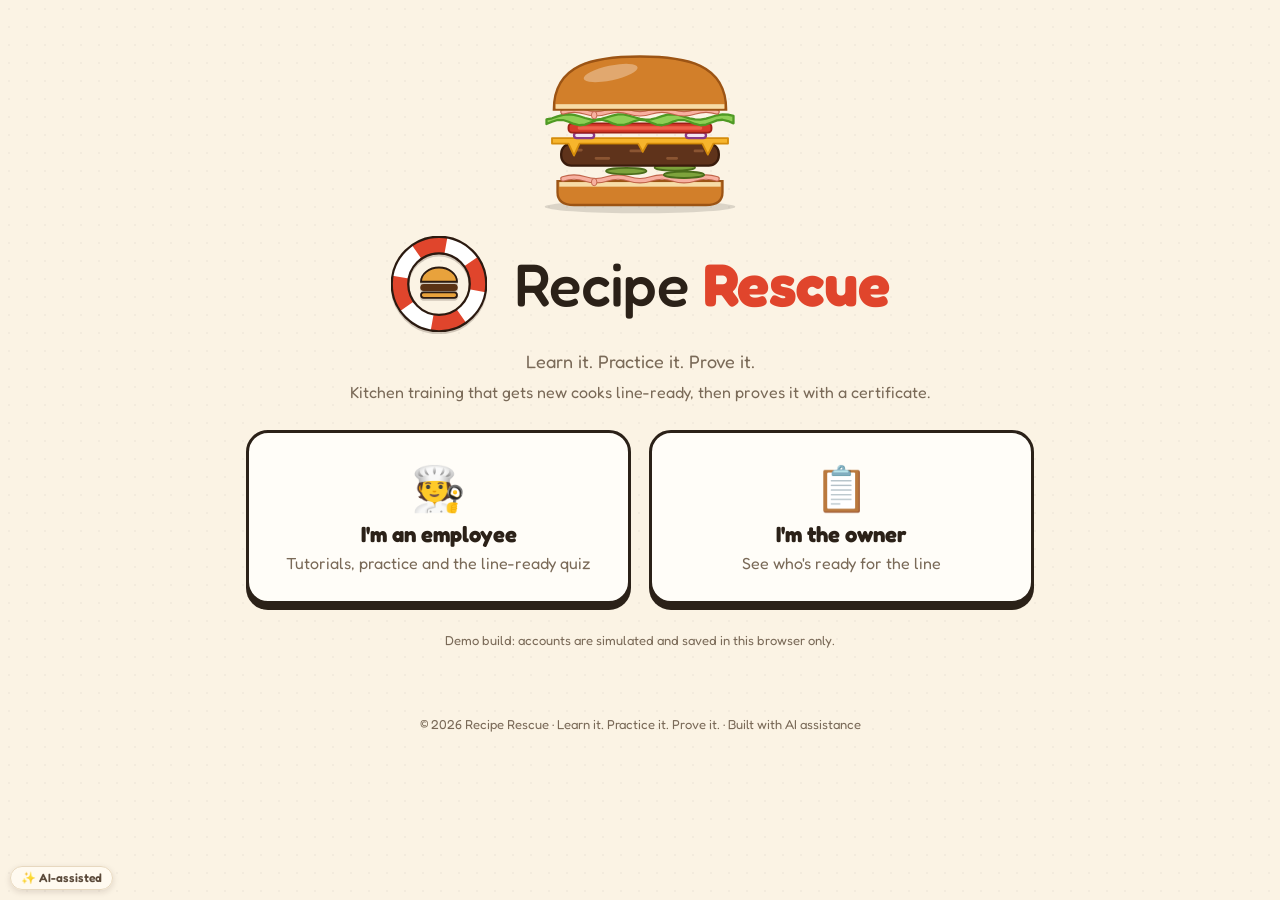
<file: index.html>
<!doctype html>
<html lang="en">
<head>
  <meta charset="utf-8">
  <meta name="viewport" content="width=device-width, initial-scale=1">
  <title>Recipe Rescue</title>
  <meta name="description" content="Recipe Rescue: kitchen training for burger and sandwich lines. Learn it, practice it, prove it.">
  <meta name="application-name" content="Recipe Rescue">
  <meta name="theme-color" content="#e0452c">
  <meta property="og:title" content="Recipe Rescue">
  <meta property="og:description" content="Kitchen training that gets new cooks line-ready: tutorial, training, quiz and certificate.">
  <link rel="icon" type="image/svg+xml" href="data:image/svg+xml,<svg xmlns='http://www.w3.org/2000/svg' viewBox='0 0 64 64'><circle cx='32' cy='32' r='26' fill='none' stroke='%23fff' stroke-width='11'/><circle cx='32' cy='32' r='26' fill='none' stroke='%23e0452c' stroke-width='11' stroke-dasharray='20.4 20.4' transform='rotate(-35 32 32)'/><path d='M19 30a13 10 0 0 1 26 0z' fill='%23e8a23c'/><rect x='19' y='32' width='26' height='5' rx='2.5' fill='%235a3214'/><rect x='19' y='38' width='26' height='4' rx='2' fill='%23e8a23c'/></svg>">
  <link rel="preconnect" href="https://fonts.googleapis.com">
  <link href="https://fonts.googleapis.com/css2?family=Fredoka:wght@400;500;600;700&family=Courier+Prime:wght@400;700&display=swap" rel="stylesheet">
  <link rel="stylesheet" href="css/style.css">
</head>
<body>
  <div id="app"></div>
  <!-- Disclaimer badge, on every screen -->
  <div class="ai-badge no-print" role="note"
       title="Recipe Rescue was built with AI assistance (Claude). Reading menu photos uses on-device AI text recognition (OCR). Recipes and training content were reviewed by the team.">
    ✨ AI-assisted
  </div>
  <!-- Recipe Rescue. Order matters: data -> art -> chef -> importer -> store -> app -->
  <script src="js/data.js"></script>
  <script src="js/art.js"></script>
  <script src="js/chef.js"></script>
  <script src="js/importer.js"></script>
  <script src="js/store.js"></script>
  <script src="js/app.js"></script>
</body>
</html>
</file>
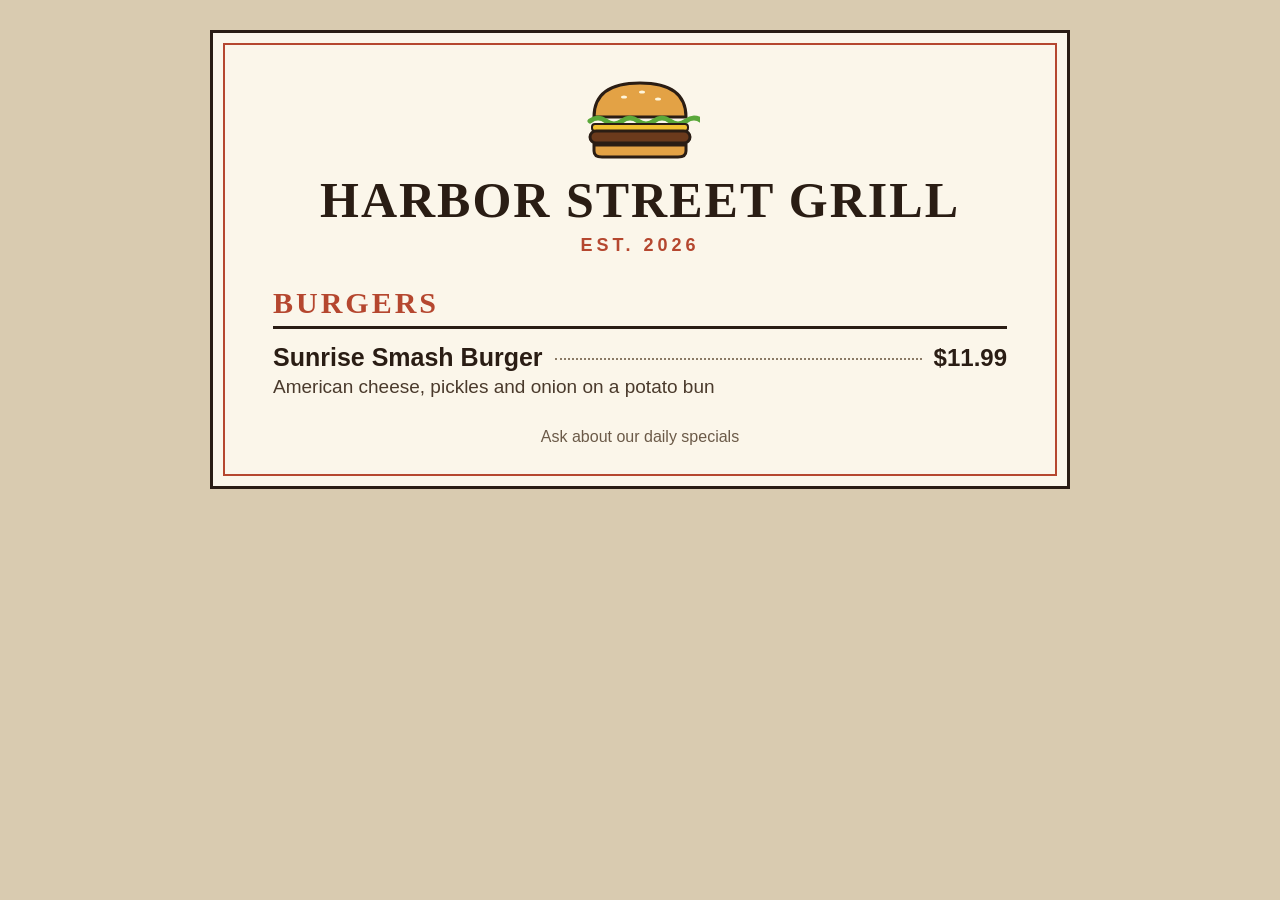
<file: test-assets/sample-menu.html>
<!doctype html>
<html lang="en">
<head>
<meta charset="utf-8">
<title>Sample Menu (test asset)</title>
<!-- Test asset for Recipe Rescue's menu import. Rendered to sample-menu.png.
     Fictional restaurant. Uses only ingredients in the app's ingredient bank,
     plus sides/drinks that the importer should skip. -->
<style>
  * { box-sizing: border-box; margin: 0; }
  body { background: #d9cbb0; padding: 30px; font-family: Arial, Helvetica, sans-serif; color: #2a1d14; }
  .menu {
    width: 860px; margin: 0 auto; background: #fbf6ea; padding: 44px 60px 40px;
    border: 3px solid #2a1d14; box-shadow: inset 0 0 0 10px #fbf6ea, inset 0 0 0 12px #b5472f;
  }
  header { text-align: center; margin-bottom: 26px; }
  header svg { width: 120px; height: 84px; }
  h1 { font-family: Georgia, 'Times New Roman', serif; font-size: 50px; letter-spacing: 2px; margin-top: 6px; }
  .sub { font-size: 18px; letter-spacing: 4px; color: #b5472f; margin-top: 6px; font-weight: bold; }
  h2 {
    font-family: Georgia, serif; font-size: 30px; letter-spacing: 3px; color: #b5472f;
    margin: 30px 0 14px; padding-bottom: 6px; border-bottom: 3px solid #2a1d14;
  }
  .item { margin: 0 0 18px; }
  .row { display: flex; align-items: baseline; gap: 12px; }
  .name { font-size: 25px; font-weight: bold; }
  .dots { flex: 1; border-bottom: 2px dotted #8a7a66; transform: translateY(-6px); }
  .price { font-size: 24px; font-weight: bold; }
  .desc { font-size: 19px; color: #4a3a2c; margin-top: 4px; }
  .small .name { font-size: 22px; }
  footer { text-align: center; margin-top: 30px; font-size: 16px; color: #6b5a48; }
</style>
</head>
<body>
<div class="menu" id="menu">
  <header>
    <svg viewBox="0 0 120 84" aria-hidden="true">
      <path d="M14 40 Q14 6 60 6 Q106 6 106 40 Z" fill="#e3a245" stroke="#2a1d14" stroke-width="3"/>
      <ellipse cx="44" cy="20" rx="3" ry="1.6" fill="#fff6dc"/><ellipse cx="62" cy="15" rx="3" ry="1.6" fill="#fff6dc"/><ellipse cx="78" cy="22" rx="3" ry="1.6" fill="#fff6dc"/>
      <path d="M10 44 q8 -6 16 0 t16 0 t16 0 t16 0 t16 0 t16 0 t16 0" fill="none" stroke="#5aa83a" stroke-width="5" stroke-linecap="round"/>
      <rect x="12" y="47" width="96" height="7" rx="3" fill="#f2c230" stroke="#2a1d14" stroke-width="2"/>
      <rect x="10" y="54" width="100" height="12" rx="6" fill="#6b3a1c" stroke="#2a1d14" stroke-width="3"/>
      <path d="M14 68 H106 V74 Q106 80 98 80 H22 Q14 80 14 74 Z" fill="#e3a245" stroke="#2a1d14" stroke-width="3"/>
    </svg>
    <h1>HARBOR STREET GRILL</h1>
    <p class="sub">EST. 2026</p>
  </header>

  <h2>BURGERS</h2>
  <div class="item"><div class="row"><span class="name">Sunrise Smash Burger</span><span class="dots"></span><span class="price">$11.99</span></div>
    <p class="desc">American cheese, pickles and onion on a potato bun</p></div>

  <footer>Ask about our daily specials</footer>
</div>
</body>
</html>
</file>
<file: css/style.css>
/* ============ Tokens ============ */
:root {
  --bg: #fbf3e4;
  --paper: #fffdf8;
  --ink: #2b2118;
  --muted: #7a6a58;
  --line: #e7d8bf;
  --red: #d9482b;
  --red-dark: #a8321b;
  --mustard: #f2b134;
  --green: #3f9a3a;
  --wood: #a96c35;
  --wood-dark: #6e4119;
  --wood-light: #d7a46c;
  --radius: 16px;
  --shadow: 0 3px 0 #0000001a, 0 8px 24px #5a3a1a14;
  font-family: 'Fredoka', 'Segoe UI', system-ui, sans-serif;
  color: var(--ink);
}
* { box-sizing: border-box; }
body {
  margin: 0;
  background: var(--bg);
  background-image: radial-gradient(#00000008 1px, transparent 1px);
  background-size: 18px 18px;
  min-height: 100vh;
}
h1, h2, h3, h4 { margin: 0; line-height: 1.15; }
h1 { font-size: clamp(26px, 4vw, 38px); font-weight: 700; }
h2 { font-size: 22px; font-weight: 600; }
h3 { font-size: 19px; font-weight: 600; }
p { margin: 0; }
button { font: inherit; color: inherit; }

/* ============ Common ============ */
.card { background: var(--paper); border: 2px solid var(--line); border-radius: var(--radius); box-shadow: var(--shadow); }
.wide { max-width: 1100px; margin: 0 auto; padding: 24px 16px 60px; display: grid; gap: 18px; }
.narrow { max-width: 480px; margin: 0 auto; padding: 24px 16px 60px; display: grid; gap: 16px; }
.row { display: flex; gap: 10px; flex-wrap: wrap; align-items: center; }
.center { justify-content: center; }
.muted { color: var(--muted); }
.small { font-size: 14px; font-weight: 400; }
.fine { color: var(--muted); font-size: 13px; text-align: center; }
.eyebrow { text-transform: uppercase; letter-spacing: .08em; font-size: 12px; font-weight: 600; color: var(--muted); }
.section-h { margin-top: 10px; }
.link { background: none; border: 0; color: var(--muted); cursor: pointer; padding: 0; justify-self: start; }

.btn {
  border: 2px solid var(--ink); background: var(--paper); border-radius: 12px;
  padding: 9px 16px; font-weight: 600; cursor: pointer;
  box-shadow: 0 3px 0 var(--ink); transition: transform .08s, box-shadow .08s;
  min-height: 44px;
}
.btn:hover:not(:disabled) { transform: translateY(-1px); box-shadow: 0 4px 0 var(--ink); }
.btn:active:not(:disabled) { transform: translateY(2px); box-shadow: 0 1px 0 var(--ink); }
.btn:disabled { opacity: .4; cursor: not-allowed; }
.btn.primary { background: var(--red); color: #fff; }
.btn.ghost { border-color: var(--line); box-shadow: none; background: transparent; }
.btn.big { padding: 13px 24px; font-size: 18px; }
.btn.small { padding: 5px 12px; font-size: 14px; min-height: 34px; }

.pill { display: inline-block; padding: 3px 12px; border-radius: 999px; font-size: 14px; font-weight: 600; background: #eee3cf; white-space: nowrap; }
.pill.ready { background: #d6f0cf; color: #24601e; }
.pill.warn { background: #ffe0d2; color: #a8321b; }
.pill.info { background: #dfeafc; color: #234b8a; }
.pill.muted { background: #eee8de; color: var(--muted); }
.pill.tutorial { background: #dfeafc; color: #234b8a; }
.pill.training { background: #fff0c9; color: #8a5b00; }
.pill.quiz { background: #ffe0d2; color: #a8321b; }

.chips { display: flex; flex-wrap: wrap; gap: 8px; }
.chip { border: 2px solid var(--line); background: var(--paper); border-radius: 999px; padding: 6px 14px; cursor: pointer; }
.chip:hover { border-color: var(--ink); }

.form { padding: 20px; display: grid; gap: 14px; }
.form label { display: grid; gap: 6px; font-weight: 600; }
.form input, .form select { font: inherit; padding: 10px 12px; border: 2px solid var(--line); border-radius: 10px; background: #fff; }
.form input:focus, .form select:focus { outline: 3px solid var(--mustard); border-color: var(--ink); }
.form.inline { display: flex; flex-wrap: wrap; align-items: end; gap: 16px; }
.form.inline input { width: 110px; }

/* ============ Home ============ */
.home { max-width: 820px; margin: 0 auto; padding: 40px 16px; display: grid; gap: 28px; text-align: center; }
.hero { display: grid; gap: 10px; justify-items: center; }
.hero-burger { width: 220px; animation: bob 3s ease-in-out infinite; }
.hero-burger svg { width: 100%; }
.tag { color: var(--muted); font-size: 18px; }
.role-cards { display: grid; grid-template-columns: repeat(auto-fit, minmax(240px, 1fr)); gap: 18px; }
.role-card {
  display: grid; gap: 6px; justify-items: center; padding: 28px 20px; cursor: pointer;
  background: var(--paper); border: 3px solid var(--ink); border-radius: 22px; box-shadow: 0 6px 0 var(--ink);
  transition: transform .1s, box-shadow .1s;
}
.role-card:hover { transform: translateY(-3px); box-shadow: 0 9px 0 var(--ink); }
.role-card b { font-size: 22px; }
.role-card span { color: var(--muted); }
.role-emoji { font-size: 44px; color: inherit !important; }
@keyframes bob { 50% { transform: translateY(-6px); } }

/* ============ Hub ============ */
.topbar { display: flex; justify-content: space-between; align-items: end; gap: 12px; flex-wrap: wrap; }
.progress { display: grid; grid-template-columns: repeat(4, 1fr); padding: 14px; text-align: center; }
.progress div { display: grid; }
.progress div + div { border-left: 2px dashed var(--line); }
.progress b { font-size: 26px; }
.progress span { color: var(--muted); font-size: 14px; }
.quiz-cta { display: flex; justify-content: space-between; align-items: center; gap: 16px; padding: 20px 22px; flex-wrap: wrap; background: #fff6e0; border-color: var(--mustard); }
.quiz-cta p { color: var(--muted); margin-top: 4px; }
.golden { background: #2b2b36; color: #f3eee5; border-radius: 12px; padding: 12px 16px; font-size: 15px; }
.golden b { color: #ff8a6b; }
.menu-grid { display: grid; grid-template-columns: repeat(auto-fill, minmax(250px, 1fr)); gap: 18px; }
.menu-card { display: grid; grid-template-rows: auto 1fr; overflow: hidden; }
.menu-art { background: linear-gradient(#fff3d9, #f6e2bd); padding: 14px 30px 6px; display: grid; place-items: end center; min-height: 170px; }
.menu-art svg { width: 100%; max-height: 190px; }
.menu-art.small { min-height: 0; padding: 8px; border-radius: 12px; }
.menu-body { padding: 14px 16px 16px; display: grid; gap: 8px; align-content: start; }
.menu-body p { color: var(--muted); font-size: 15px; }
.badges { display: flex; gap: 6px; }
.badge { font-size: 13px; padding: 2px 10px; border-radius: 999px; background: #f1e7d6; color: var(--muted); }
.badge.on { background: #d6f0cf; color: #24601e; }

/* ============ Kitchen ============ */
.kitchen {
  display: grid; gap: 14px; padding: 12px 16px 16px;
  grid-template-columns: minmax(260px, 320px) 1fr minmax(240px, 300px);
  grid-template-rows: auto 1fr;
  grid-template-areas: "top top top" "cab station panel";
  min-height: 100vh;
}
.k-top { grid-area: top; display: flex; justify-content: space-between; align-items: center; gap: 10px; }
.k-title { font-weight: 600; font-size: 20px; display: flex; gap: 10px; align-items: center; }
.timer { font-family: 'Courier Prime', monospace; font-size: 24px; font-weight: 700; background: var(--ink); color: #7dff8a; padding: 4px 14px; border-radius: 10px; }

/* Cabinet + drawers that open upward */
.cabinet {
  grid-area: cab; display: flex; flex-direction: column; justify-content: flex-end; gap: 8px;
  background: linear-gradient(90deg, var(--wood-dark), var(--wood) 8%, var(--wood) 92%, var(--wood-dark));
  border: 3px solid #4a2a0e; border-radius: 18px; padding: 10px;
  box-shadow: inset 0 0 0 3px #ffffff1a, var(--shadow);
  align-self: stretch;
}
.drawer { display: flex; flex-direction: column; border-radius: 12px; background: #4a2a0e; }
.drawer-body { display: grid; grid-template-rows: 0fr; transition: grid-template-rows .4s cubic-bezier(.3, 1.3, .5, 1); }
.drawer.open .drawer-body { grid-template-rows: 1fr; }
.drawer-clip { min-height: 0; overflow: hidden; }
.drawer-tray {
  display: grid; grid-template-columns: repeat(auto-fill, minmax(78px, 1fr)); gap: 8px;
  padding: 10px; margin: 6px 6px 0; border-radius: 10px 10px 0 0;
  background: #f6ead3; box-shadow: inset 0 4px 10px #0000002a;
}
.drawer-front {
  display: flex; align-items: center; gap: 10px; width: 100%; cursor: pointer;
  padding: 12px 14px; border-radius: 10px; min-height: 52px;
  background: linear-gradient(var(--wood-light), var(--wood));
  border: 2px solid #4a2a0e; border-left: 10px solid var(--dc);
  color: #2b1606; font-weight: 600; font-size: 16px; text-align: left;
  box-shadow: inset 0 2px 0 #ffffff55;
}
.drawer-front:hover { filter: brightness(1.07); }
.drawer-front .chev { margin-left: auto; font-size: 12px; opacity: .7; }
.knob { width: 14px; height: 14px; border-radius: 50%; background: radial-gradient(circle at 35% 35%, #fff6, #6b4a2a 60%); border: 2px solid #3a200a; flex: none; }
.drawer.open .drawer-front { border-radius: 0 0 10px 10px; }

.ing {
  display: grid; justify-items: center; gap: 4px; padding: 6px 4px 8px; cursor: pointer;
  background: #fff; border: 2px solid #e2d2b4; border-radius: 12px; min-height: 44px;
  font-size: 12.5px; font-weight: 500; line-height: 1.15; text-align: center;
  transition: transform .1s, border-color .1s;
}
.ing svg { width: 54px; height: 54px; }
.ing:hover:not(:disabled) { transform: translateY(-2px) scale(1.04); border-color: var(--ink); }
.ing:active:not(:disabled) { transform: scale(.95); }
.ing:disabled { opacity: .5; cursor: default; }

/* Station */
.station { grid-area: station; display: grid; gap: 12px; justify-items: center; align-content: start; min-width: 0; }
.board {
  width: min(100%, 460px); aspect-ratio: 1; position: relative;
  display: grid; place-items: center; padding: 28px;
  border-radius: 34px;
  background:
    repeating-linear-gradient(92deg, #0000 0 22px, #ffffff10 22px 24px, #0000 24px 41px, #00000010 41px 43px),
    linear-gradient(160deg, #e3b57b, #c88d4f);
  border: 4px solid #8a5426;
  box-shadow: inset 0 0 0 6px #f0c896, inset 0 0 30px #7a43183a, 0 10px 0 #6e4119, var(--shadow);
}
.board::after { content: ''; position: absolute; right: 22px; top: 50%; width: 14px; height: 50px; transform: translateY(-50%); border-radius: 8px; background: var(--bg); border: 3px solid #8a5426; }
.board.is-closed { background: radial-gradient(#fff8ea, #f3e1c0); border-color: var(--line); box-shadow: var(--shadow); }
.board.is-closed::after { display: none; }
.top-svg { width: 100%; height: 100%; filter: drop-shadow(0 6px 6px #4a2a0e55); overflow: visible; }
.side-view { width: 92%; }
.side-view svg { width: 100%; }
.board-empty { color: #6e4119; font-size: 20px; font-weight: 600; opacity: .7; }

.drop { animation: drop .38s cubic-bezier(.3, 1.4, .5, 1) both; transform-box: fill-box; transform-origin: center; }
@keyframes drop { from { transform: translateY(-40px) scale(1.25); opacity: 0; } to { transform: none; opacity: 1; } }
.flip-in { animation: flipIn .55s cubic-bezier(.3, 1.3, .5, 1) both; }
@keyframes flipIn { from { transform: perspective(600px) rotateX(75deg) scale(.8); opacity: 0; } to { transform: none; opacity: 1; } }

.stack { list-style: none; padding: 0; margin: 0; display: flex; flex-wrap: wrap; gap: 6px; justify-content: center; max-width: 520px; }
.stack li { background: var(--paper); border: 2px solid var(--line); border-radius: 999px; padding: 2px 10px 2px 3px; font-size: 13px; display: flex; gap: 6px; align-items: center; }
.stack li span { background: var(--ink); color: #fff; border-radius: 999px; min-width: 20px; height: 20px; display: grid; place-items: center; font-size: 11px; }
.actions { display: flex; gap: 10px; flex-wrap: wrap; justify-content: center; }

@keyframes pop { from { transform: scale(.9) translateY(6px); opacity: 0; } }
@keyframes shake { 20%, 60% { transform: translateX(-6px); } 40%, 80% { transform: translateX(6px); } }

/* Chef Marco: feedback mentor */
.chef { display: grid; justify-items: center; gap: 2px; margin-top: auto; }
.chef-bubble {
  position: relative; width: 100%; padding: 12px 16px 14px; font-size: 15.5px; line-height: 1.35;
  background: #fff; border: 3px solid var(--ink); border-radius: 22px; box-shadow: 0 4px 0 var(--ink);
}
.chef-bubble::after { /* tail pointing down at the chef */
  content: ''; position: absolute; bottom: -15px; left: 46%; width: 24px; height: 24px; background: inherit;
  border-right: 3px solid var(--ink); border-bottom: 3px solid var(--ink); transform: rotate(45deg) skew(12deg, 12deg);
}
.chef-text i { color: var(--muted); }
.mood-info .chef-bubble { background: #f2f6ff; }
.mood-good .chef-bubble { background: #ecf9e7; }
.mood-bad .chef-bubble { background: #fff2ec; }
.chef-figure { position: relative; width: 190px; margin-top: 10px; }
.chef-svg { width: 100%; display: block; overflow: visible; animation: chefIdle 3s ease-in-out infinite; transform-origin: 50% 100%; }
.chef-name {
  width: max-content; margin: 2px auto 0; white-space: nowrap;
  background: var(--ink); color: #fff; font-size: 12px; font-weight: 600; padding: 2px 10px; border-radius: 999px;
}
.chef-arm { transform-box: view-box; transform-origin: 138px 152px; }
.chef.fresh .chef-bubble { animation: pop .3s ease-out; }
.chef.fresh.mood-bad .chef-bubble { animation: pop .3s ease-out, shake .35s .3s; }
.chef.fresh.mood-good .chef-arm { animation: chefWave .9s ease-in-out; }
.chef.fresh.mood-bad .chef-arm { animation: chefWag .6s ease-in-out; }
.chef.fresh.mood-info .chef-arm { animation: chefPoint .6s ease-out; }
@keyframes chefIdle { 50% { transform: translateY(-3px) scaleY(1.01); } }
@keyframes chefWave { 25% { transform: rotate(-16deg); } 50% { transform: rotate(10deg); } 75% { transform: rotate(-10deg); } }
@keyframes chefWag { 20%, 60% { transform: rotate(-12deg); } 40%, 80% { transform: rotate(12deg); } }
@keyframes chefPoint { 40% { transform: rotate(-10deg) translateY(-4px); } }

/* Panel */
.panel { grid-area: panel; display: flex; flex-direction: column; gap: 14px; min-width: 0; }
.recipe-card { padding: 16px; display: grid; gap: 10px; align-content: start; }
.steps { margin: 0; padding-left: 22px; display: grid; gap: 4px; }
.steps li { padding: 3px 6px; border-radius: 8px; }
.steps li.done { color: var(--muted); text-decoration: line-through; }
.steps li.current { background: #fff0c9; font-weight: 600; text-decoration: none; }
.steps.compact { font-size: 14px; gap: 0; margin: 6px 0; }

/* Kitchen ticket */
.ticket {
  font-family: 'Courier Prime', 'Courier New', monospace; background: #fffef6; padding: 18px 16px 22px;
  box-shadow: var(--shadow); transform: rotate(-1.2deg); position: relative;
  border-top: 10px solid #d9d2bf;
  -webkit-mask: radial-gradient(circle at 8px 100%, #0000 7px, #000 7.5px) bottom / 16px 100% repeat-x;
          mask: radial-gradient(circle at 8px 100%, #0000 7px, #000 7.5px) bottom / 16px 100% repeat-x;
}
.ticket-h { font-size: 24px; font-weight: 700; text-align: center; }
.ticket-sub { text-align: center; font-size: 13px; color: #555; }
.ticket-rule { border-top: 2px dashed #999; margin: 12px 0; }
.t-item { padding: 8px 6px; border-radius: 6px; position: relative; }
.t-item.current { background: #fff3b8; }
.t-item.done { opacity: .5; }
.t-name { font-weight: 700; font-size: 17px; }
.t-mod { color: var(--red-dark); font-weight: 700; padding-left: 10px; }
.t-done { position: absolute; right: 6px; top: 6px; color: var(--green); font-weight: 700; transform: rotate(-8deg); border: 2px solid; padding: 0 4px; }
.ticket-foot { text-align: center; font-size: 14px; }

/* Glow (tutorial + hints) */
.glow { animation: glow 1.1s ease-in-out infinite; position: relative; z-index: 1; }
@keyframes glow {
  0%, 100% { box-shadow: 0 0 0 3px #ffd84d, 0 0 10px 3px #ffd84d99; }
  50% { box-shadow: 0 0 0 5px #ffd84d, 0 0 26px 10px #ffd84dcc; }
}
.glow-soft { box-shadow: 0 3px 0 var(--ink), 0 0 0 4px #ffd84d88; }

/* ============ Flashcards ============ */
.fc-cta { padding: 20px 22px; display: grid; gap: 12px; }
.fc-cta p { color: var(--muted); margin-top: 4px; }
.chip.strong { background: var(--ink); color: #fff; border-color: var(--ink); }
.fc-progress { height: 10px; border-radius: 999px; background: var(--line); overflow: hidden; margin: 8px 0 4px; }
.fc-progress span { display: block; height: 100%; background: var(--green); transition: width .3s; }
.fc-count { text-align: center; }
.fc {
  display: block; width: 100%; padding: 0; border: 0; background: none; cursor: pointer;
  perspective: 1200px; font: inherit; color: inherit; text-align: left; animation: fcIn .3s ease-out;
}
.fc-inner { position: relative; display: grid; min-height: 300px; transition: transform .5s cubic-bezier(.3, 1.2, .5, 1); transform-style: preserve-3d; }
.fc.flipped .fc-inner { transform: rotateY(180deg); }
.fc-face {
  grid-area: 1 / 1; display: grid; align-content: center; gap: 14px; padding: 26px 28px;
  background: var(--paper); border: 3px solid var(--ink); border-radius: 22px; box-shadow: 0 6px 0 var(--ink);
  backface-visibility: hidden; -webkit-backface-visibility: hidden;
}
.fc-face .eyebrow { position: absolute; top: 18px; left: 28px; right: 28px; }
.fc-back { transform: rotateY(180deg); background: #ecf9e7; }
.fc-q { font-size: 24px; line-height: 1.3; text-align: center; }
.fc-tip { text-align: center; color: var(--muted); font-size: 14px; }
.fc-ans { display: flex; gap: 18px; align-items: center; }
.fc-icon svg { width: 96px; height: 96px; }
.fc-name { font-size: 24px; font-weight: 700; }
.fc-why { color: var(--muted); margin-top: 4px; font-style: italic; }
.fc-back .steps { margin-top: 18px; }
.fc-actions { justify-content: center; margin-top: 16px; }
.fc-actions .btn { min-width: 160px; }
.fc-summary { padding: 28px; text-align: center; display: grid; gap: 10px; justify-items: center; }
.fc-big { font-size: 56px; font-weight: 700; line-height: 1; }
@keyframes fcIn { from { transform: translateX(30px); opacity: 0; } }

/* ============ Results ============ */
.score-row { display: flex; gap: 16px; flex-wrap: wrap; }
.score-big { background: var(--paper); border: 3px solid var(--ink); border-radius: 20px; padding: 14px 26px; display: grid; text-align: center; box-shadow: 0 5px 0 var(--ink); }
.score-big b { font-size: 44px; line-height: 1; }
.score-big span { color: var(--muted); font-weight: 600; }
.score-big.pass { background: #e1f5da; }
.score-big.fail { background: #fff0ea; }
.result-item { padding: 18px; display: grid; gap: 14px; }
.result-head { display: flex; justify-content: space-between; gap: 10px; align-items: center; flex-wrap: wrap; }
.mod-tag { font-family: 'Courier Prime', monospace; font-size: 13px; background: #ffe0d2; color: var(--red-dark); padding: 2px 8px; border-radius: 6px; margin-left: 4px; vertical-align: middle; }
.compare { display: grid; grid-template-columns: 1fr 1fr 1.6fr; gap: 16px; align-items: start; }
.compare figure { margin: 0; text-align: center; }
.cmp-art { background: #fbf0dc; border-radius: 12px; padding: 8px; min-height: 120px; display: grid; place-items: end center; }
.cmp-art svg { width: 100%; }
.compare figcaption { font-weight: 600; margin-top: 6px; }
.layers { width: 100%; border-collapse: collapse; font-size: 14px; }
.layers th, .layers td { text-align: left; padding: 5px 8px; border-bottom: 1px solid var(--line); }
.layers tr.bad td { background: #fff0ea; }
.layers tr.bad td:last-child { color: var(--red); font-weight: 700; }
.layers tr.ok td:last-child { color: var(--green); font-weight: 700; }

/* ============ Owner ============ */
.table-wrap { overflow-x: auto; }
.emp-table { width: 100%; border-collapse: collapse; }
.emp-table th { text-align: left; font-size: 13px; text-transform: uppercase; letter-spacing: .05em; color: var(--muted); padding: 12px 14px; border-bottom: 2px solid var(--line); }
.emp-table td { padding: 12px 14px; border-bottom: 1px solid var(--line); }
.emp-row { cursor: pointer; }
.emp-row:hover, .emp-row.open { background: #fff6e0; }
.emp-detail td { background: #fffaf0; }
.detail-grid { display: grid; grid-template-columns: repeat(auto-fit, minmax(180px, 1fr)); gap: 16px; }
.detail-grid h4 { margin-bottom: 6px; }
.detail-grid ul { margin: 0; padding-left: 18px; }
.owner-menu { display: grid; grid-template-columns: repeat(auto-fill, minmax(320px, 1fr)); gap: 16px; }
.owner-recipe { padding: 14px; display: grid; grid-template-columns: 120px 1fr; gap: 14px; align-items: start; }

/* ============ Responsive ============ */
@media (max-width: 980px) {
  .kitchen {
    grid-template-columns: 1fr;
    grid-template-areas: "top" "panel" "station" "cab";
  }
  .cabinet { justify-content: flex-start; }
  /* chef sits beside the bubble on narrow screens */
  .chef { grid-template-columns: 1fr auto; align-items: end; margin-top: 0; }
  .chef-figure { width: 110px; margin: 0; grid-column: 2; grid-row: 1; }
  .chef-bubble::after { bottom: 30px; left: auto; right: -15px; transform: rotate(-45deg) skew(12deg, 12deg); }
  .board { width: min(100%, 380px); }
  .ticket { transform: none; }
  .compare { grid-template-columns: 1fr 1fr; }
  .layers { grid-column: 1 / -1; }
}
@media (max-width: 560px) {
  .progress { grid-template-columns: repeat(2, 1fr); row-gap: 10px; }
  .progress div:nth-child(3) { border-left: 0; }
  .owner-recipe { grid-template-columns: 1fr; }
  .fc-q, .fc-name { font-size: 20px; }
  .fc-ans { flex-direction: column; text-align: center; }
  .fc-actions .btn { min-width: 0; flex: 1; }
  .owner-menu { grid-template-columns: 1fr; }
}
@media (prefers-reduced-motion: reduce) {
  *, *::before, *::after { animation: none !important; transition: none !important; }
}
.narrow.fc-page { max-width: 660px; }

/* ============ Menu import ============ */
.import-card { padding: 20px 22px; display: grid; gap: 14px; }
.import-grid { display: grid; grid-template-columns: 1fr 1.4fr; gap: 16px; align-items: stretch; }
.drop {
  position: relative; display: grid; place-items: center; align-content: center; gap: 4px; text-align: center;
  padding: 18px; border: 3px dashed var(--line); border-radius: 18px; background: #fffaf0; cursor: pointer;
}
.drop:hover { border-color: var(--ink); }
.drop input { position: absolute; inset: 0; opacity: 0; cursor: pointer; }
.drop-icon { font-size: 34px; }
.import-card textarea { width: 100%; font: inherit; font-size: 14px; padding: 10px; border: 2px solid var(--line); border-radius: 12px; resize: vertical; }
.imp-status { min-height: 1.4em; font-weight: 600; }
.imp-status.bad { color: var(--red-dark); }
.badge.auto { background: #e8eefc; color: #2f5aa8; }
.row.tight { gap: 6px; margin: 4px 0; }
.owner-recipe.is-imported { border-color: #a9c2ee; }
.steps.edit li { display: flex; justify-content: space-between; align-items: center; gap: 6px; }
.step-btns { display: flex; gap: 3px; flex: none; }
.mini {
  width: 26px; height: 26px; border-radius: 7px; border: 2px solid var(--line); background: var(--paper);
  font-size: 13px; line-height: 1; cursor: pointer; display: grid; place-items: center; padding: 0;
}
.mini:hover:not(:disabled) { border-color: var(--ink); }
.mini:disabled { opacity: .3; cursor: default; }
@media (max-width: 760px) { .import-grid { grid-template-columns: 1fr; } }

/* ============ Brand: Recipe Rescue ============ */
.logo { display: inline-flex; align-items: center; gap: .45em; font-family: 'Fredoka', sans-serif; color: var(--ink); line-height: 1; }
.logo-ring { width: 1.6em; height: 1.6em; flex: none; filter: drop-shadow(0 2px 0 #2b1a1033); }
.logo-word { font-weight: 500; letter-spacing: -.01em; }
.logo-word b { color: #e0452c; font-weight: 700; }
.logo-sm { font-size: 20px; }
.logo-md { font-size: 26px; }
.logo-lg { font-size: clamp(38px, 8vw, 60px); }
.home-logo { margin: 0; }
.appbar {
  display: flex; align-items: center; justify-content: space-between; gap: 12px; flex-wrap: wrap;
  padding: 10px 16px; background: #fffaf0; border-bottom: 2px solid var(--line);
  position: sticky; top: 0; z-index: 10;
}
.appbar-brand { background: none; border: 0; padding: 4px; cursor: pointer; border-radius: 10px; }
.appbar-brand:hover { background: #fff0c9; }
.appbar-org { color: var(--muted); font-weight: 600; font-size: 14px; }
.app-footer { text-align: center; color: var(--muted); font-size: 13px; padding: 28px 16px 22px; }
.k-logo .logo-ring { width: 30px; height: 30px; display: block; }
.k-logo { display: inline-flex; }
.mt { margin-top: 12px; }
.center { text-align: center; }

/* ============ Certificate ============ */
.pill.cert { background: #fff0c9; color: #7a4d00; box-shadow: inset 0 0 0 2px #e8b94a; }
.cert-banner { display: flex; align-items: center; gap: 18px; padding: 18px 22px; flex-wrap: wrap; background: #fffbea; border-color: #e8b94a; }
.cert-banner > div:nth-child(2) { flex: 1; min-width: 220px; }
.cert-banner p { color: var(--muted); margin-top: 4px; }
.cert-banner-seal .logo-ring { width: 64px; height: 64px; }
.cert-page { max-width: 980px; margin: 0 auto; padding: 20px 16px 40px; display: grid; gap: 16px; }
.cert-tools { justify-content: space-between; }
.certificate {
  background: #fffdf6; padding: 14px; border-radius: 6px; box-shadow: var(--shadow);
  border: 2px solid #c9a24a; aspect-ratio: 1.414; display: grid;
}
.cert-inner {
  border: 3px double #c9a24a; outline: 1px solid #e9d9a8; outline-offset: -10px;
  padding: clamp(18px, 4vw, 44px); display: grid; justify-items: center; align-content: center; text-align: center; gap: 6px;
  background: radial-gradient(circle at 50% 40%, #fffef9, #fbf3df);
}
.cert-top { width: 100%; display: flex; justify-content: space-between; align-items: center; }
.cert-id { font-family: 'Courier Prime', monospace; color: var(--muted); font-size: 13px; }
.cert-seal .logo-ring { width: clamp(56px, 10vw, 92px); height: auto; }
.cert-kicker { text-transform: uppercase; letter-spacing: .22em; font-weight: 700; color: #a8321b; font-size: clamp(13px, 2vw, 17px); }
.cert-small { color: var(--muted); font-style: italic; }
.cert-name { font-size: clamp(30px, 6vw, 56px); margin: 2px 0 4px; border-bottom: 2px solid #c9a24a; padding: 0 24px 4px; }
.cert-body { max-width: 640px; font-size: clamp(14px, 1.8vw, 18px); line-height: 1.5; }
.cert-items { color: var(--muted); font-size: 13px; max-width: 680px; margin-top: 4px; }
.cert-sign { width: 100%; display: flex; justify-content: space-around; gap: 20px; margin-top: clamp(10px, 3vw, 28px); flex-wrap: wrap; }
.cert-sign > div { display: grid; gap: 2px; min-width: 200px; }
.cert-line { font-size: 19px; font-weight: 600; border-bottom: 1.5px solid var(--ink); padding: 0 10px 4px; }
.cert-sign span { color: var(--muted); font-size: 13px; }
@media (max-width: 640px) { .certificate { aspect-ratio: auto; } }
@media print {
  @page { size: landscape; margin: 10mm; }
  body { background: #fff !important; }
  .no-print { display: none !important; }
  .cert-page { padding: 0; max-width: none; }
  .certificate { box-shadow: none; aspect-ratio: auto; height: 180mm; -webkit-print-color-adjust: exact; print-color-adjust: exact; }
}

/* ============ Mobile & tablet (≤980px). Desktop is unchanged. ============ */
@media (max-width: 980px) {
  /* Kitchen: let the recipe/ticket and Chef Marco be placed separately. */
  .kitchen .panel { display: contents; }
  .kitchen .recipe-card, .kitchen .ticket { grid-area: recipe; }
  .kitchen .chef { grid-area: chef; }
  .kitchen { grid-template-areas: "top" "recipe" "chef" "station" "cab"; gap: 12px; padding: 10px 16px 24px; min-height: 0; }

  /* Recipe steps become compact numbered chips so the board stays near the top. */
  .kitchen .recipe-card { padding: 10px 14px; gap: 6px; }
  .kitchen .recipe-card h2 { font-size: 18px; }
  /* Actions right under the board; the placed-ingredient chips follow. */
  .station .board { order: 1; }
  .station .actions { order: 2; }
  .station .stack { order: 3; }
  .kitchen .recipe-card .steps {
    counter-reset: step; list-style: none; padding: 0; display: flex; flex-wrap: wrap; gap: 4px; font-size: 12.5px;
  }
  .kitchen .recipe-card .steps li {
    counter-increment: step; padding: 2px 8px 2px 3px; border: 1.5px solid var(--line); border-radius: 999px;
    background: var(--paper); display: inline-flex; gap: 4px; align-items: center; line-height: 1.3;
  }
  .kitchen .recipe-card .steps li::before {
    content: counter(step); min-width: 17px; height: 17px; border-radius: 999px; display: grid; place-items: center;
    background: var(--line); font-size: 10.5px; font-weight: 700;
  }
  .kitchen .recipe-card .steps li.done { opacity: .55; }
  .kitchen .recipe-card .steps li.current { background: #fff0c9; border-color: var(--mustard); }
  .kitchen .recipe-card .steps li.current::before { background: var(--mustard); }

  /* Compact paper ticket. */
  .kitchen .ticket { padding: 10px 14px 16px; border-top-width: 6px; }
  .kitchen .ticket-h { font-size: 19px; }
  .kitchen .ticket-rule { margin: 6px 0; }
  .kitchen .t-item { padding: 4px 6px; }
  .kitchen .t-name { font-size: 15px; }

  /* Chef Marco: smaller, beside his bubble. */
  .chef { gap: 8px; }
  .chef-figure { width: 84px; }
  .chef-name { display: none; }
  .chef-bubble { font-size: 14.5px; padding: 10px 13px 11px; border-radius: 18px; }
  .chef-bubble::after { bottom: 22px; width: 18px; height: 18px; right: -11px; }

  .k-top { gap: 8px; }
  .k-title { font-size: 17px; gap: 6px; flex-wrap: wrap; justify-content: center; text-align: center; }
  .k-logo .logo-ring { width: 24px; height: 24px; }
  .timer { font-size: 19px; padding: 3px 10px; }
  .board { width: min(100%, 340px); padding: 20px; border-radius: 26px; }
  .cabinet { padding: 8px; }
}

/* Tablet: recipe and chef side by side, cabinet beside the board. */
@media (min-width: 640px) and (max-width: 980px) {
  .kitchen {
    grid-template-columns: minmax(230px, 280px) 1fr;
    grid-template-areas: "top top" "recipe chef" "cab station";
  }
  .kitchen .chef { align-self: end; }
  .cabinet { justify-content: flex-end; align-self: start; }
  .board { width: min(100%, 400px); }
}

/* Phone */
@media (max-width: 560px) {
  .wide, .narrow { padding-top: 16px; }
  h1 { font-size: 26px; }
  .board { width: min(100%, 290px); padding: 16px; }
  .board::after { right: 14px; width: 10px; height: 38px; }
  .board-empty { font-size: 16px; }
  .chef-figure { width: 70px; }
  .kitchen .recipe-card .eyebrow { display: none; } /* the header already names the item */
  .kitchen .recipe-card h2 { display: none; } /* same name is in the header */
  .actions .btn { flex: 1 1 auto; }
  .actions .btn.big { padding: 11px 16px; font-size: 16px; }
  .k-top .btn { padding: 6px 10px; white-space: nowrap; }
  .appbar-org { font-size: 12.5px; }
  .home { padding-top: 24px; gap: 20px; }
  .hero-burger { width: 170px; }
  .quiz-cta, .fc-cta, .import-card, .cert-banner { padding: 16px; }
  .quiz-cta .btn { width: 100%; }
  .form.inline input { width: 100%; }
  .form.inline label { flex: 1 1 130px; }
  .compare { grid-template-columns: 1fr 1fr; gap: 10px; }
  .layers { font-size: 13px; }
  .layers th, .layers td { padding: 4px 5px; }
  .score-big { padding: 10px 18px; }
  .score-big b { font-size: 34px; }
  .fc-face { padding: 40px 18px 20px; }
  .fc-inner { min-height: 260px; }
  .fc-page { overflow-x: clip; }
  .cert-page { padding: 12px 16px 28px; }
  .cert-top { flex-direction: column; gap: 6px; }
  .cert-sign > div { min-width: 0; flex: 1 1 140px; }
  .owner-recipe { padding: 12px; }
  .steps.edit li { flex-wrap: wrap; }
}

/* Touch screens: every control at least 44px. */
@media (pointer: coarse) {
  .chip { min-height: 44px; }
  .btn.small { min-height: 44px; }
  .mini { width: 44px; height: 44px; font-size: 16px; }
  .link { min-height: 44px; padding: 10px 2px; }
  .form input, .form select, .import-card textarea { min-height: 44px; }
  .appbar-brand { min-height: 44px; }
  .drawer-front { min-height: 52px; }
  .ing { min-height: 64px; }
}

/* ============ AI disclaimer badge (corner, every screen) ============ */
.ai-badge {
  position: fixed; left: 10px; bottom: 10px; z-index: 50;
  font: 600 12px/1 'Fredoka', sans-serif; color: #5b4a3a;
  background: #fffaf0ee; border: 1.5px solid var(--line); border-radius: 999px;
  padding: 5px 10px; box-shadow: 0 2px 6px #2b1a1022; user-select: none;
  pointer-events: none; /* never blocks a tap on the game underneath */
}
@media (max-width: 560px) { .ai-badge { font-size: 11px; padding: 4px 8px; left: 6px; bottom: 6px; opacity: .9; } }
@media print { .ai-badge { display: none; } }
</file>
